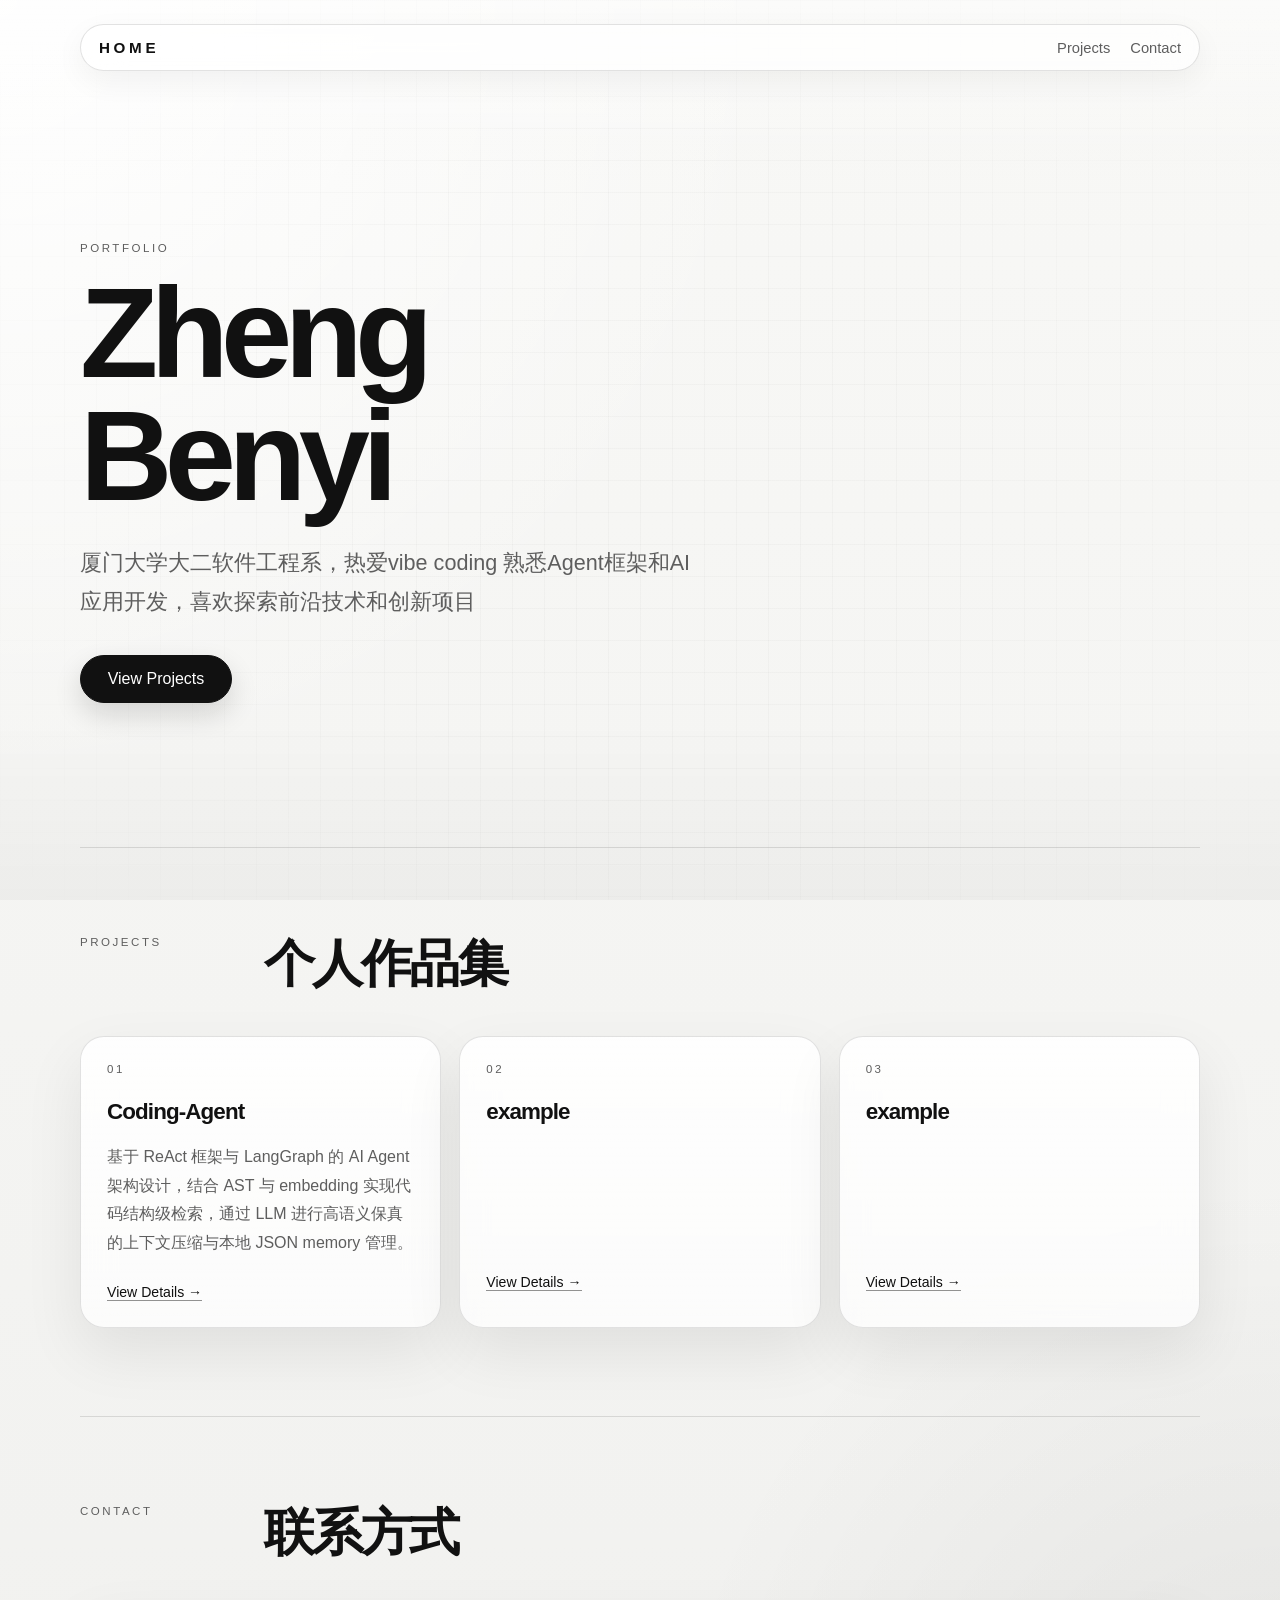
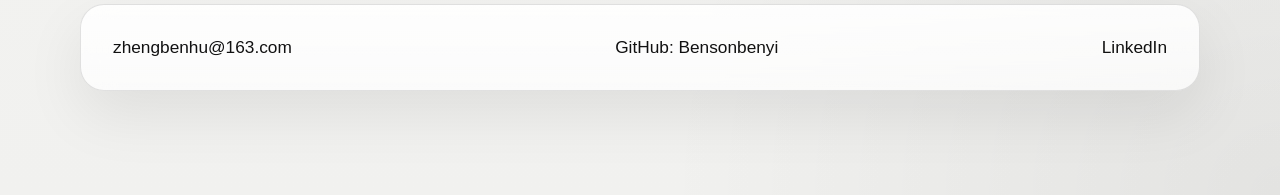
<file: index.html>
<!doctype html>
<html lang="zh-cn">
  <head>
    <meta charset="UTF-8" />
    <meta name="viewport" content="width=device-width, initial-scale=1.0" />
    <title>郑本壹 | Portfolio</title>
    <meta
      name="description"
      content="Zheng Benyi's portfolio — selected coding projects and products."
    />
    <link rel="icon" href="data:image/svg+xml,%3Csvg xmlns=%22http://www.w3.org/2000/svg%22 viewBox=%220 0 64 64%22%3E%3Crect width=%2264%22 height=%2264%22 rx=%2218%22 fill=%22%23111111%22/%3E%3Ctext x=%2250%25%22 y=%2252%25%22 dominant-baseline=%22middle%22 text-anchor=%22middle%22 font-family=%22Arial, Helvetica, sans-serif%22 font-size=%2228%22 fill=%22white%22%3EZB%3C/text%3E%3C/svg%3E" />
    <link rel="stylesheet" href="styles.css" />
  </head>
  <body>
    <div class="site-shell">
      <header class="site-header fade-in">
        <a class="brand" href="#home" aria-label="Go to home">HOME</a>
        <nav class="site-nav" aria-label="Primary navigation">
          <a href="#projects">Projects</a>
          <a href="#contact">Contact</a>
        </nav>
      </header>

      <main>
        <section class="hero section-visible" id="home">
          <p class="eyebrow fade-in fade-in-delay-1">Portfolio</p>
          <h1 class="fade-in fade-in-delay-2">Zheng Benyi</h1>
          <p class="hero-copy fade-in fade-in-delay-3">
            厦门大学大二软件工程系，热爱vibe coding
            熟悉Agent框架和AI应用开发，喜欢探索前沿技术和创新项目
          </p>
          <a class="cta fade-in fade-in-delay-4" href="#projects">View Projects</a>
        </section>

        <section class="content-section reveal" id="projects">
          <div class="section-heading">
            <p class="section-label">Projects</p>
            <h2>个人作品集</h2>
          </div>
          <div class="project-grid" id="project-grid">
            <!-- Rendered by script.js -->
          </div>
        </section>

        <section class="content-section reveal contact-section" id="contact">
          <div class="section-heading">
            <p class="section-label">Contact</p>
            <h2>联系方式</h2>
          </div>
          <div class="contact-panel">
            <a href="mailto:zhengbenhu@163.com">zhengbenhu@163.com</a>
            <a href="https://github.com/Bensonbenyi" target="_blank" rel="noreferrer">GitHub: Bensonbenyi</a>
            <a href="https://www.linkedin.com/in/yourname/" target="_blank" rel="noreferrer">LinkedIn</a>
          </div>
        </section>
      </main>
    </div>

    <script src="projects-data.js"></script>
    <script src="script.js"></script>
  </body>
</html>
</file>
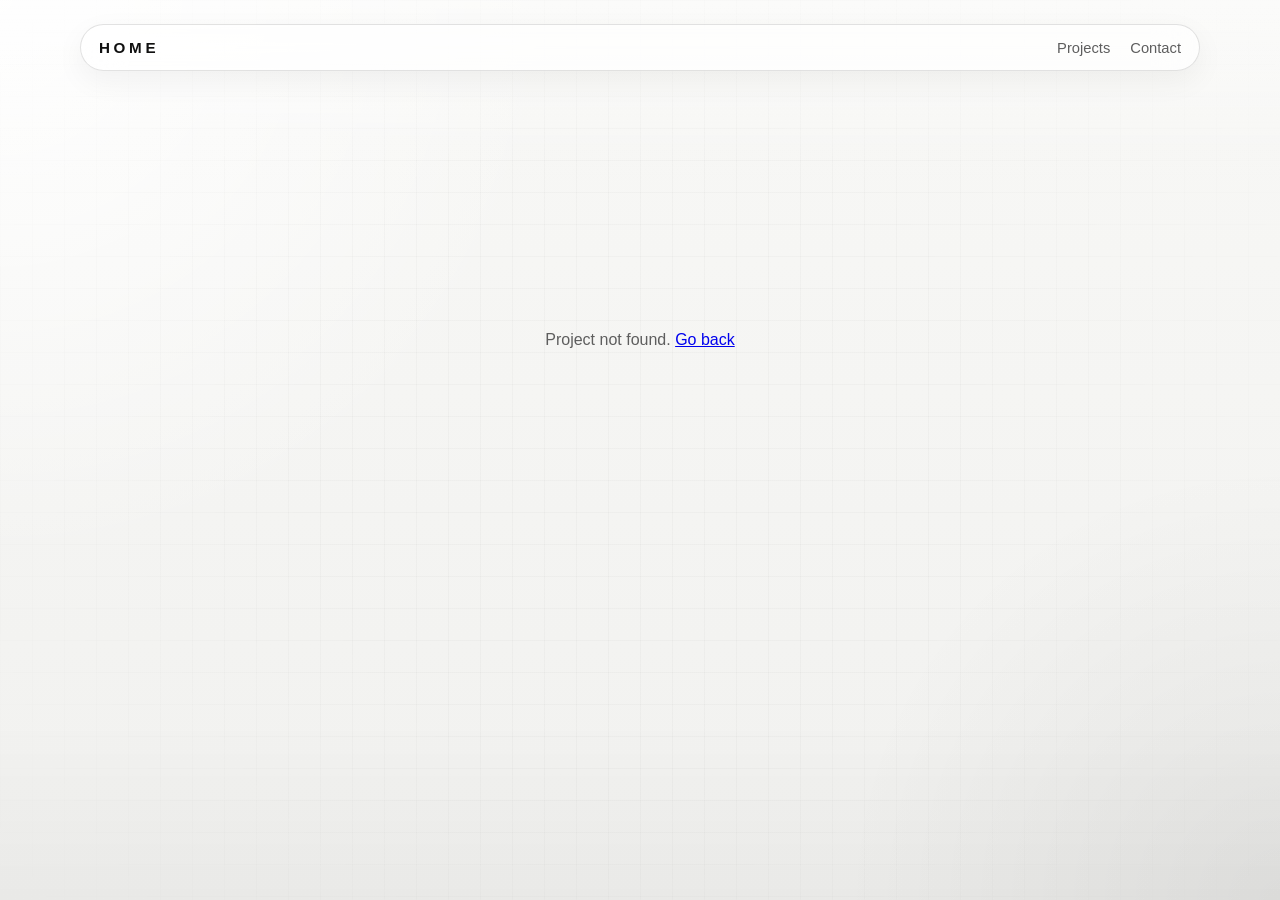
<file: project.html>
<!doctype html>
<html lang="zh-cn">
  <head>
    <meta charset="UTF-8" />
    <meta name="viewport" content="width=device-width, initial-scale=1.0" />
    <title>Project | Zheng Benyi</title>
    <meta name="description" content="Project detail — Zheng Benyi's portfolio." />
    <link rel="icon" href="data:image/svg+xml,%3Csvg xmlns=%22http://www.w3.org/2000/svg%22 viewBox=%220 0 64 64%22%3E%3Crect width=%2264%22 height=%2264%22 rx=%2218%22 fill=%22%23111111%22/%3E%3Ctext x=%2250%25%22 y=%2252%25%22 dominant-baseline=%22middle%22 text-anchor=%22middle%22 font-family=%22Arial, Helvetica, sans-serif%22 font-size=%2228%22 fill=%22white%22%3EZB%3C/text%3E%3C/svg%3E" />
    <link rel="stylesheet" href="styles.css" />
    <link rel="stylesheet" href="project.css" />
  </head>
  <body>
    <div class="site-shell">
      <header class="site-header">
        <a class="brand" href="index.html" aria-label="Back to home">HOME</a>
        <nav class="site-nav" aria-label="Primary navigation">
          <a href="index.html#projects">Projects</a>
          <a href="index.html#contact">Contact</a>
        </nav>
      </header>

      <main class="project-detail" id="project-detail">
        <a class="back-link" href="index.html#projects">← Back to Projects</a>

        <div class="project-header">
          <p class="section-label" id="pd-label"></p>
          <h1 id="pd-title"></h1>
          <div class="project-tags" id="pd-tags"></div>
        </div>

        <div class="project-body" id="pd-body"></div>

        <div class="project-images" id="pd-images"></div>

        <div class="project-links" id="pd-links"></div>
      </main>
    </div>

    <script src="projects-data.js"></script>
    <script src="project.js"></script>
  </body>
</html>
</file>
<file: styles.css>
:root {
  --bg: #f5f5f3;
  --panel: rgba(255, 255, 255, 0.72);
  --panel-strong: rgba(255, 255, 255, 0.88);
  --text: #111111;
  --muted: #5e5e5e;
  --line: rgba(17, 17, 17, 0.12);
  --line-strong: rgba(17, 17, 17, 0.22);
  --shadow: 0 24px 60px rgba(17, 17, 17, 0.08);
  --max-width: 1120px;
  --radius-lg: 32px;
  --radius-md: 24px;
  --transition: 220ms ease;
}

* {
  box-sizing: border-box;
}

html {
  scroll-behavior: smooth;
}

body {
  margin: 0;
  min-height: 100vh;
  font-family: -apple-system, BlinkMacSystemFont, "SF Pro Display", "SF Pro Text",
    "Helvetica Neue", "PingFang SC", "Hiragino Sans GB", "Microsoft YaHei", sans-serif;
  color: var(--text);
  background:
    radial-gradient(circle at top left, rgba(255, 255, 255, 0.95), transparent 36%),
    radial-gradient(circle at bottom right, rgba(0, 0, 0, 0.06), transparent 28%),
    linear-gradient(180deg, #f8f8f6 0%, #f1f1ef 100%);
}

body::before {
  content: "";
  position: fixed;
  inset: 0;
  pointer-events: none;
  background-image: linear-gradient(rgba(17, 17, 17, 0.025) 1px, transparent 1px),
    linear-gradient(90deg, rgba(17, 17, 17, 0.025) 1px, transparent 1px);
  background-size: 32px 32px;
  mask-image: radial-gradient(circle at center, black 40%, transparent 100%);
}

body::after {
  content: "";
  position: fixed;
  inset: 0;
  pointer-events: none;
  background: linear-gradient(180deg, rgba(255, 255, 255, 0.45), transparent 20%, transparent 80%, rgba(0, 0, 0, 0.03));
}

.site-shell {
  width: min(var(--max-width), calc(100% - 40px));
  margin: 0 auto;
  padding: 24px 0 72px;
}

/* ── Header ────────────────────────────────────────────────── */
.site-header {
  position: sticky;
  top: 20px;
  z-index: 10;
  display: flex;
  align-items: center;
  justify-content: space-between;
  gap: 24px;
  padding: 14px 18px;
  border: 1px solid var(--line);
  border-radius: 999px;
  backdrop-filter: blur(20px);
  -webkit-backdrop-filter: blur(20px);
  background: rgba(255, 255, 255, 0.7);
  box-shadow: 0 10px 30px rgba(17, 17, 17, 0.05);
}

.brand {
  color: var(--text);
  text-decoration: none;
  font-size: 0.95rem;
  font-weight: 700;
  letter-spacing: 0.24em;
}

.site-nav {
  display: flex;
  align-items: center;
  gap: 20px;
}

.site-nav a {
  color: var(--muted);
  text-decoration: none;
  font-size: 0.92rem;
  transition: color var(--transition), opacity var(--transition);
}

.site-nav a:hover,
.site-nav a:focus-visible {
  color: var(--text);
}

/* ── Hero ──────────────────────────────────────────────────── */
.hero {
  padding: 19vh 0 16vh;
}

.eyebrow,
.section-label,
.project-index {
  margin: 0;
  text-transform: uppercase;
  letter-spacing: 0.22em;
  font-size: 0.72rem;
  color: var(--muted);
}

h1,
h2,
h3,
p {
  margin: 0;
}

h1 {
  max-width: 8ch;
  margin-top: 18px;
  font-size: clamp(3.8rem, 10vw, 8rem);
  line-height: 0.96;
  letter-spacing: -0.06em;
  font-weight: 700;
}

.hero-copy {
  max-width: 620px;
  margin-top: 26px;
  font-size: clamp(1.05rem, 2.4vw, 1.35rem);
  line-height: 1.8;
  color: var(--muted);
}

.cta {
  display: inline-flex;
  align-items: center;
  justify-content: center;
  min-width: 152px;
  margin-top: 34px;
  padding: 14px 24px;
  border-radius: 999px;
  border: 1px solid var(--text);
  background: var(--text);
  color: #ffffff;
  text-decoration: none;
  transition: transform var(--transition), background var(--transition), color var(--transition), box-shadow var(--transition);
  box-shadow: 0 12px 28px rgba(17, 17, 17, 0.14);
}

.cta:hover,
.cta:focus-visible {
  transform: translateY(-2px);
  background: #2a2a2a;
}

/* ── Content Sections ──────────────────────────────────────── */
.content-section {
  padding: 88px 0;
  border-top: 1px solid var(--line);
}

.section-heading {
  display: grid;
  grid-template-columns: minmax(120px, 160px) minmax(0, 1fr);
  gap: 24px;
  align-items: start;
}

.section-heading h2 {
  max-width: 720px;
  font-size: clamp(2rem, 4vw, 3.4rem);
  line-height: 1.08;
  letter-spacing: -0.05em;
  font-weight: 650;
}

/* ── Project Grid ──────────────────────────────────────────── */
.project-grid {
  margin-top: 44px;
  display: grid;
  grid-template-columns: repeat(3, minmax(0, 1fr));
  gap: 18px;
}

.project-card,
.contact-panel {
  border: 1px solid var(--line);
  border-radius: var(--radius-md);
  background: linear-gradient(180deg, var(--panel-strong) 0%, var(--panel) 100%);
  backdrop-filter: blur(16px);
  -webkit-backdrop-filter: blur(16px);
  box-shadow: var(--shadow);
}

.project-card {
  min-height: 280px;
  padding: 0;
  transition: transform var(--transition), border-color var(--transition), box-shadow var(--transition);
}

.project-card:hover,
.project-card:focus-within {
  transform: translateY(-4px);
  border-color: var(--line-strong);
  box-shadow: 0 24px 50px rgba(17, 17, 17, 0.12);
}

.card-link {
  display: flex;
  flex-direction: column;
  justify-content: space-between;
  min-height: 280px;
  padding: 26px;
  color: inherit;
  text-decoration: none;
}

.card-link:focus-visible {
  outline: 2px solid var(--text);
  outline-offset: -2px;
  border-radius: var(--radius-md);
}

.project-card h3 {
  margin-top: 24px;
  font-size: 1.4rem;
  letter-spacing: -0.04em;
  font-weight: 650;
}

.project-card p:not(.project-index) {
  margin-top: 18px;
  color: var(--muted);
  line-height: 1.8;
}

.card-cta {
  margin-top: 26px;
  color: var(--text);
  font-size: 0.88rem;
  font-weight: 500;
  border-bottom: 1px solid rgba(17, 17, 17, 0.45);
  width: fit-content;
  transition: opacity var(--transition), border-color var(--transition);
}

.project-card:hover .card-cta,
.project-card:focus-within .card-cta {
  opacity: 0.68;
  border-color: var(--text);
}

/* ── Contact ───────────────────────────────────────────────── */
.contact-section {
  padding-bottom: 32px;
}

.contact-panel {
  margin-top: 44px;
  padding: 32px;
  display: flex;
  align-items: center;
  justify-content: space-between;
  gap: 16px;
  flex-wrap: wrap;
}

.contact-panel a {
  color: var(--text);
  text-decoration: none;
  font-size: clamp(1rem, 2vw, 1.08rem);
  transition: opacity var(--transition);
}

.contact-panel a:hover,
.contact-panel a:focus-visible {
  opacity: 0.62;
}

/* ── Animations ────────────────────────────────────────────── */
.fade-in {
  opacity: 0;
  transform: translateY(18px);
  animation: fadeUp 0.8s ease forwards;
}

.fade-in-delay-1 { animation-delay: 0.08s; }
.fade-in-delay-2 { animation-delay: 0.18s; }
.fade-in-delay-3 { animation-delay: 0.28s; }
.fade-in-delay-4 { animation-delay: 0.38s; }

.reveal {
  opacity: 0;
  transform: translateY(36px);
  transition: opacity 0.8s ease, transform 0.8s ease;
}

.reveal.is-visible {
  opacity: 1;
  transform: translateY(0);
}

@keyframes fadeUp {
  to {
    opacity: 1;
    transform: translateY(0);
  }
}

/* ── Responsive ────────────────────────────────────────────── */
@media (max-width: 980px) {
  .hero {
    padding: 16vh 0 13vh;
  }

  .section-heading,
  .project-grid {
    grid-template-columns: 1fr;
  }

  .section-heading {
    gap: 14px;
  }
}

@media (max-width: 720px) {
  .site-shell {
    width: min(var(--max-width), calc(100% - 24px));
    padding-top: 16px;
  }

  .site-header {
    padding: 14px 16px;
    border-radius: 28px;
    align-items: flex-start;
    flex-direction: column;
  }

  .site-nav {
    gap: 16px;
    flex-wrap: wrap;
  }

  .hero {
    padding: 14vh 0 11vh;
  }

  .content-section {
    padding: 64px 0;
  }

  .project-card,
  .contact-panel {
    border-radius: 22px;
  }

  .contact-panel {
    padding: 24px;
    align-items: flex-start;
    flex-direction: column;
  }
}

@media (prefers-reduced-motion: reduce) {
  html {
    scroll-behavior: auto;
  }

  *,
  *::before,
  *::after {
    animation: none !important;
    transition: none !important;
  }

  .fade-in,
  .reveal {
    opacity: 1;
    transform: none;
  }
}
</file>
<file: project.css>
/* ── Project Detail Page ────────────────────────────────────── */
.project-detail {
  padding: 80px 0 100px;
}

.back-link {
  display: inline-block;
  margin-bottom: 48px;
  color: var(--muted);
  text-decoration: none;
  font-size: 0.9rem;
  letter-spacing: 0.02em;
  transition: color var(--transition);
}

.back-link:hover,
.back-link:focus-visible {
  color: var(--text);
}

/* ── Header ────────────────────────────────────────────────── */
.project-header {
  border-bottom: 1px solid var(--line);
  padding-bottom: 36px;
}

.project-header .section-label {
  margin-bottom: 12px;
}

.project-header h1 {
  max-width: 16ch;
  margin-top: 0;
  font-size: clamp(2.4rem, 6vw, 4rem);
  line-height: 1;
  letter-spacing: -0.05em;
  font-weight: 700;
}

.project-tags {
  display: flex;
  flex-wrap: wrap;
  gap: 8px;
  margin-top: 24px;
}

.tag {
  display: inline-block;
  padding: 5px 14px;
  border: 1px solid var(--line-strong);
  border-radius: 999px;
  font-size: 0.78rem;
  letter-spacing: 0.04em;
  color: var(--muted);
}

/* ── Body ──────────────────────────────────────────────────── */
.project-body {
  margin-top: 48px;
  max-width: 720px;
  color: var(--muted);
  font-size: 1.05rem;
  line-height: 1.95;
}

.project-body p + p {
  margin-top: 20px;
}

.project-body h2 {
  margin-top: 48px;
  margin-bottom: 16px;
  font-size: 1.5rem;
  letter-spacing: -0.03em;
  font-weight: 650;
  color: var(--text);
}

.project-body ul,
.project-body ol {
  margin: 16px 0;
  padding-left: 24px;
}

.project-body li {
  margin-bottom: 8px;
}

/* ── Images ────────────────────────────────────────────────── */
.project-images {
  margin-top: 56px;
  display: grid;
  grid-template-columns: repeat(auto-fit, minmax(280px, 1fr));
  gap: 18px;
}

.project-images img {
  width: 100%;
  border-radius: var(--radius-md);
  border: 1px solid var(--line);
  object-fit: cover;
}

/* ── Links ─────────────────────────────────────────────────── */
.project-links {
  margin-top: 56px;
  padding-top: 36px;
  border-top: 1px solid var(--line);
  display: flex;
  gap: 16px;
  flex-wrap: wrap;
}

.project-link-btn {
  display: inline-flex;
  align-items: center;
  gap: 8px;
  padding: 12px 24px;
  border-radius: 999px;
  text-decoration: none;
  font-size: 0.92rem;
  font-weight: 500;
  transition: transform var(--transition), background var(--transition), color var(--transition), box-shadow var(--transition);
}

.project-link-btn--primary {
  background: var(--text);
  color: #ffffff;
  box-shadow: 0 10px 24px rgba(17, 17, 17, 0.12);
}

.project-link-btn--primary:hover,
.project-link-btn--primary:focus-visible {
  transform: translateY(-2px);
  background: #2a2a2a;
}

.project-link-btn--secondary {
  border: 1px solid var(--line-strong);
  background: transparent;
  color: var(--text);
}

.project-link-btn--secondary:hover,
.project-link-btn--secondary:focus-visible {
  transform: translateY(-2px);
  background: rgba(17, 17, 17, 0.04);
}

/* ── Responsive ────────────────────────────────────────────── */
@media (max-width: 720px) {
  .project-detail {
    padding: 48px 0 64px;
  }

  .project-header h1 {
    font-size: clamp(2rem, 8vw, 3rem);
  }

  .project-images {
    grid-template-columns: 1fr;
  }
}
</file>
